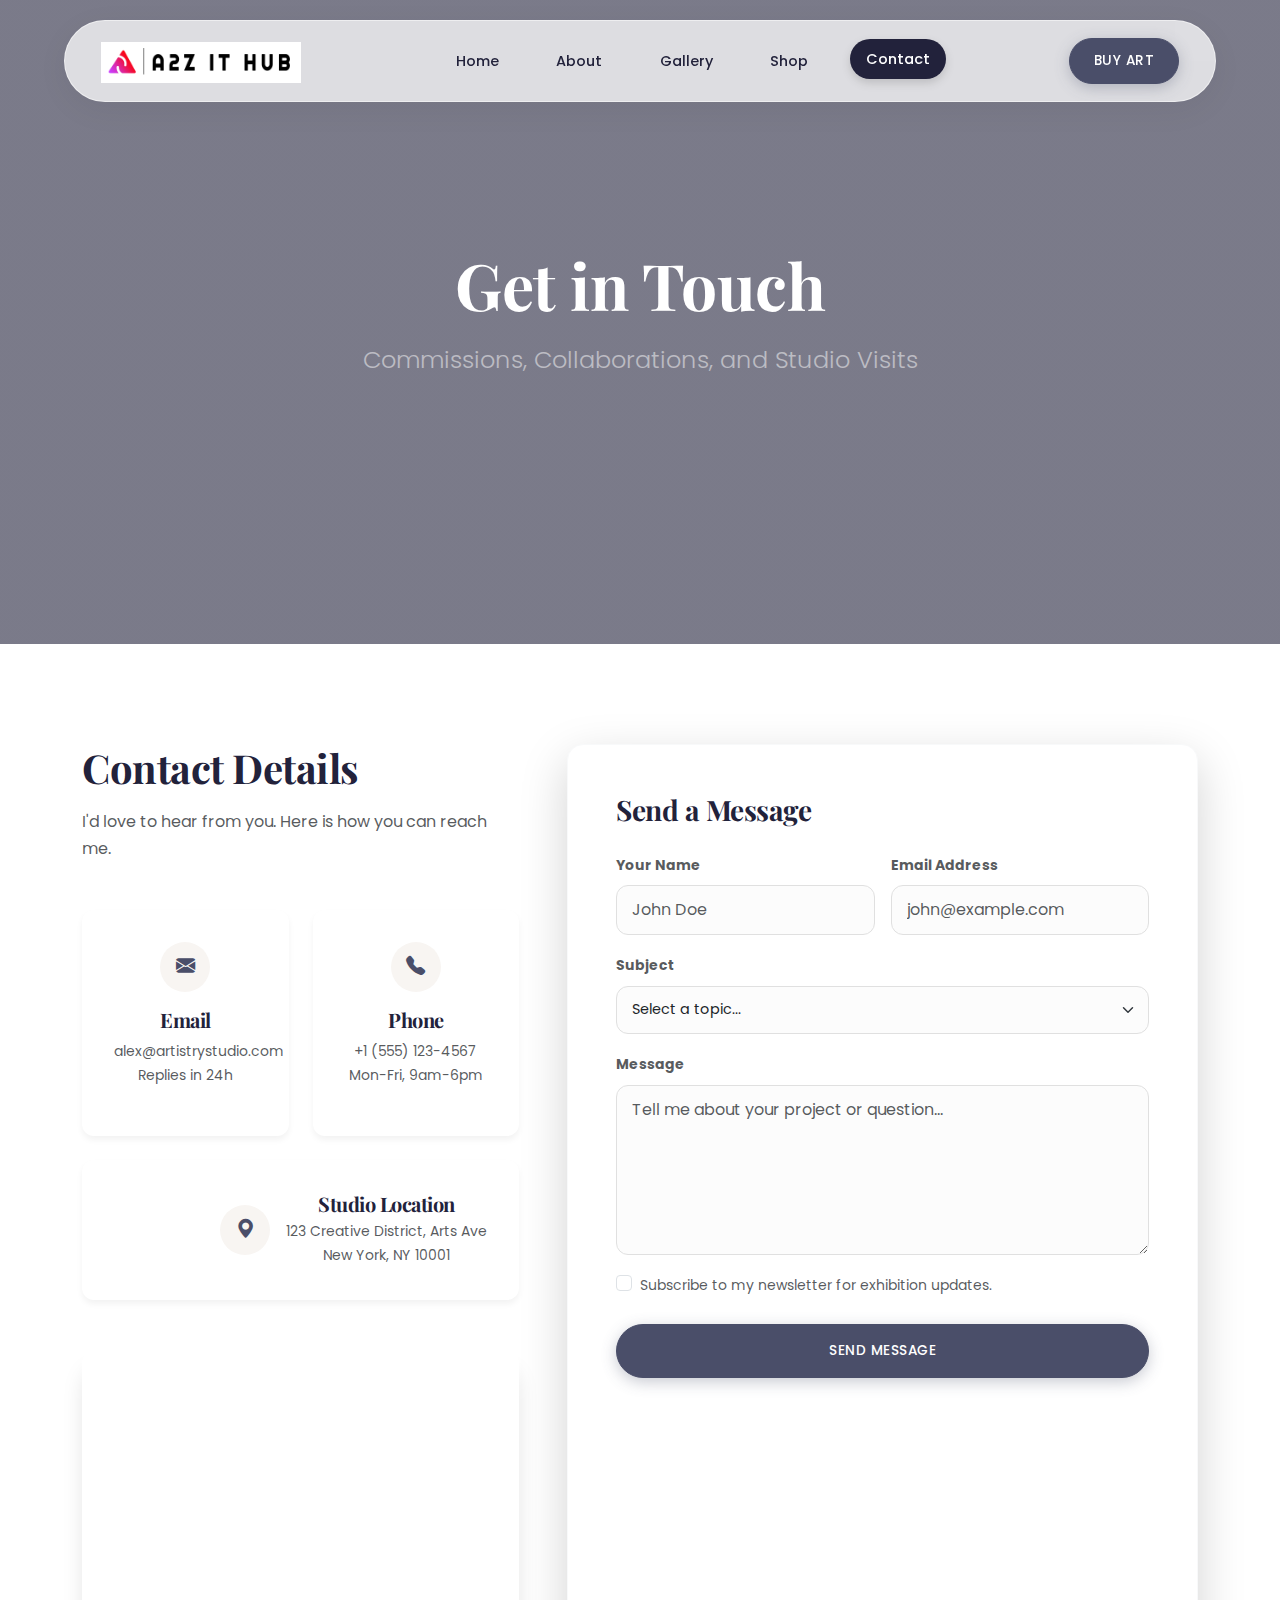
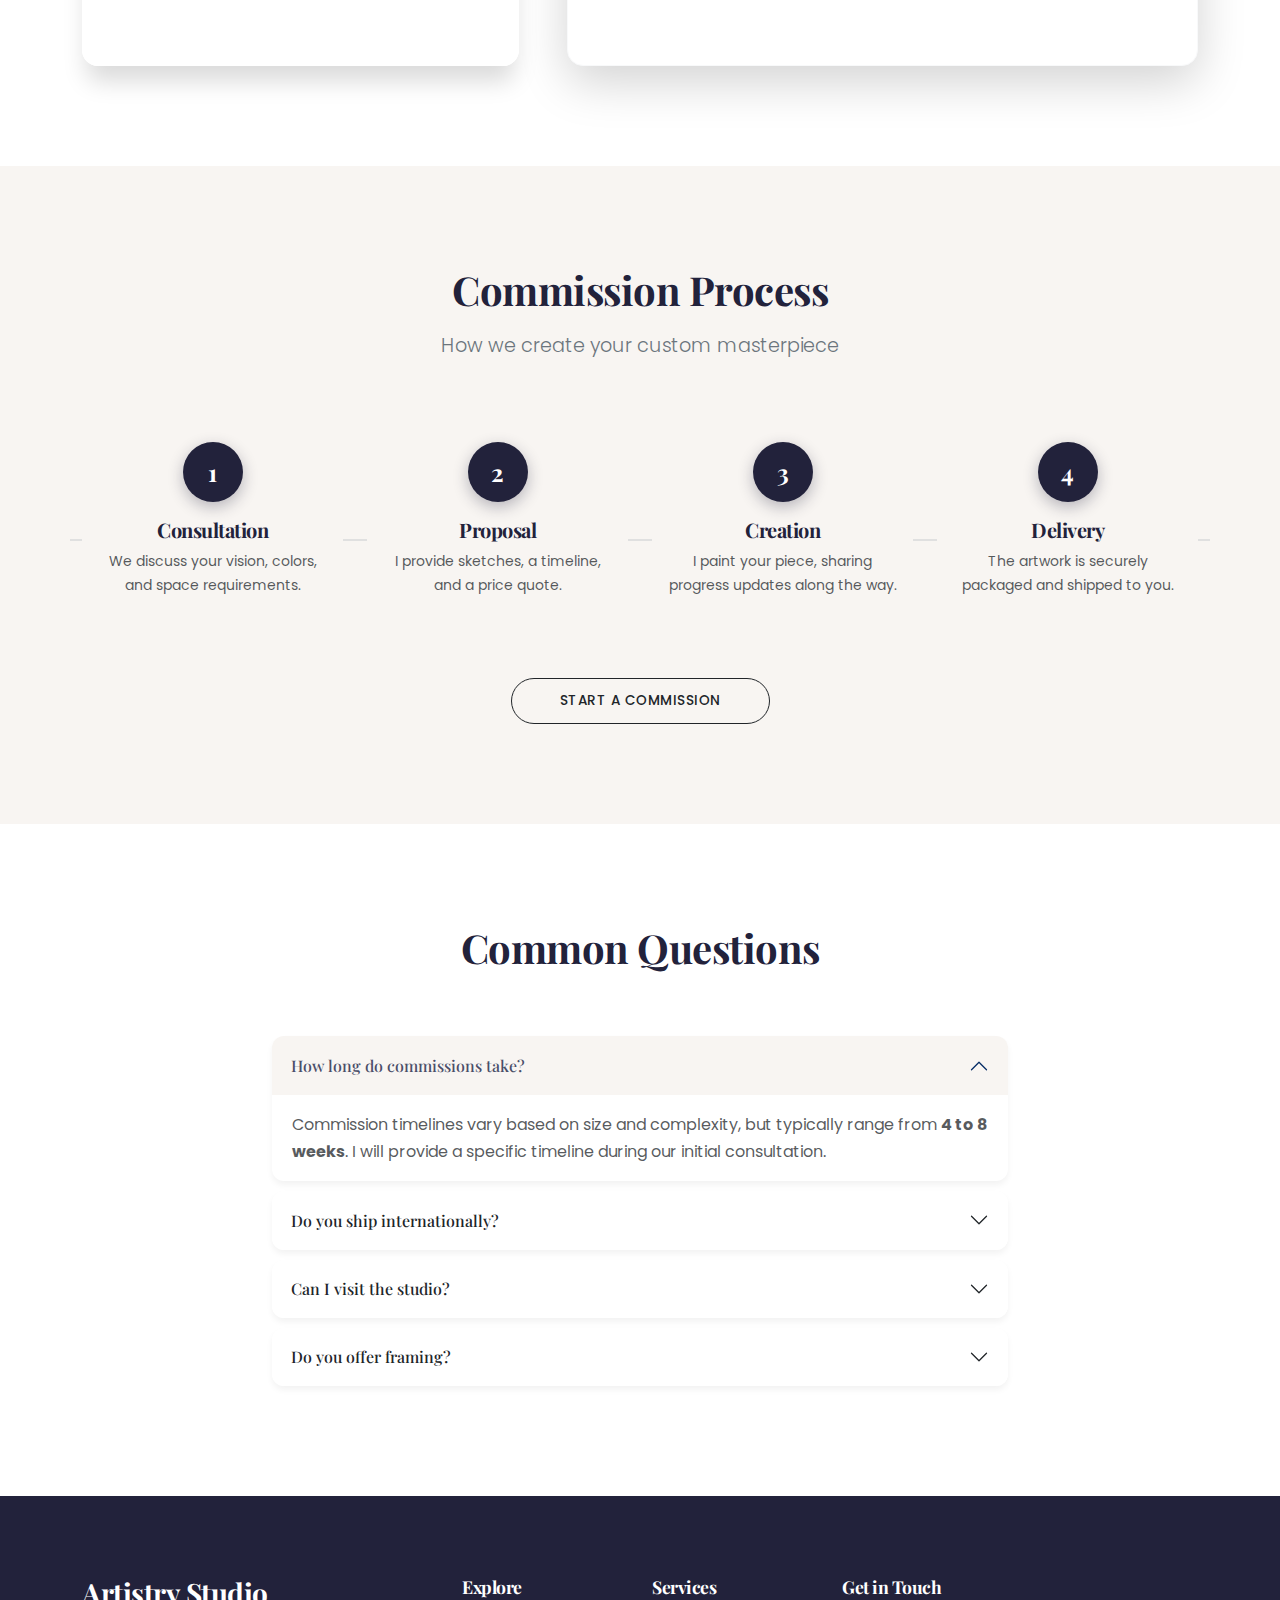
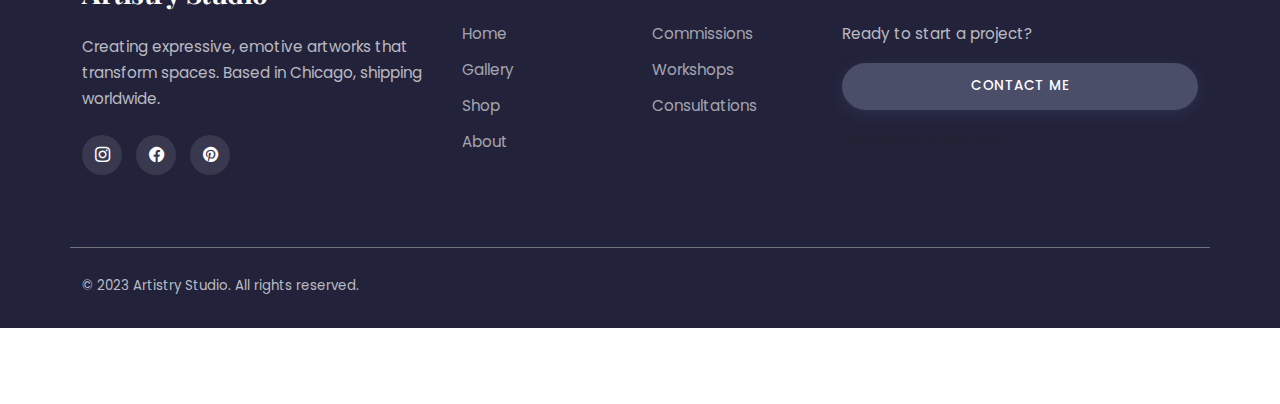
<file: contact.html>
<!DOCTYPE html>
<html lang="en">

<head>
    <meta charset="UTF-8">
    <meta name="viewport" content="width=device-width, initial-scale=1.0">
    <title>Contact & Commissions</title>

    <link href="https://cdn.jsdelivr.net/npm/bootstrap@5.3.0-alpha1/dist/css/bootstrap.min.css" rel="stylesheet">
    <link rel="stylesheet" href="https://cdn.jsdelivr.net/npm/bootstrap-icons@1.8.1/font/bootstrap-icons.css">
    <link rel="stylesheet" href="css/style.css">

    <style>
        
        .page-header {
            background: linear-gradient(rgba(34, 34, 59, 0.6), rgba(34, 34, 59, 0.6)), url('https://images.unsplash.com/photo-1736016726870-b86946632de0?q=80&w=1074&auto=format&fit=crop');
            background-size: cover;
            background-position: center;
         
        }
    </style>
</head>

<body>

  <nav class="navbar navbar-expand-lg fixed-top">
    <div class="container-fluid"> <a class="navbar-brand" href="index.html">
         <img src="images/logo.png" alt="" class="img-fluid" width="200px">
    </a>
        
        <button class="navbar-toggler border-0" type="button" data-bs-toggle="collapse" data-bs-target="#navbarNav">
            <span class="navbar-toggler-icon"></span>
        </button>
        
        <div class="collapse navbar-collapse justify-content-center" id="navbarNav">
            <ul class="navbar-nav">
                <li class="nav-item"><a class="nav-link " href="index.html">Home</a></li>
                <li class="nav-item"><a class="nav-link" href="about.html">About</a></li>
                <li class="nav-item"><a class="nav-link" href="gallery.html">Gallery</a></li>
                <li class="nav-item"><a class="nav-link" href="shop.html">Shop</a></li>
                <li class="nav-item"><a class="nav-link" href="contact.html">Contact</a></li>
            </ul>
        </div>
        
        <div class="d-none d-lg-block">
            <a href="shop.html" class="btn btn-primary btn-sm rounded-pill px-4">Buy Art</a>
        </div>
    </div>
</nav>

    <header class="page-header fade-in">
        <div class="container">
            <h1 class="display-3 fw-bold text-white mb-3">Get in Touch</h1>
            <p class="lead text-white-50 fs-4">Commissions, Collaborations, and Studio Visits</p>
        </div>
    </header>

    <section class="section">
        <div class="container">
            <div class="row g-5">
                
                <div class="col-lg-5 fade-in-left">
                    <div class="mb-5">
                        <h2 class="section-title">Contact Details</h2>
                        <p class="text-muted">I'd love to hear from you. Here is how you can reach me.</p>
                    </div>

                    <div class="row g-4 mb-5">
                        <div class="col-md-6">
                            <div class="info-box">
                                <div class="info-icon"><i class="bi bi-envelope-fill"></i></div>
                                <h5>Email</h5>
                                <p class="text-muted small mb-0">alex@artistrystudio.com</p>
                                <p class="text-muted small">Replies in 24h</p>
                            </div>
                        </div>
                        <div class="col-md-6">
                            <div class="info-box">
                                <div class="info-icon"><i class="bi bi-telephone-fill"></i></div>
                                <h5>Phone</h5>
                                <p class="text-muted small mb-0">+1 (555) 123-4567</p>
                                <p class="text-muted small">Mon-Fri, 9am-6pm</p>
                            </div>
                        </div>
                        <div class="col-12">
                            <div class="info-box d-flex align-items-center">
                                <div class="info-icon mb-0 me-3"><i class="bi bi-geo-alt-fill"></i></div>
                                <div>
                                    <h5 class="mb-1">Studio Location</h5>
                                    <p class="text-muted small mb-0">123 Creative District, Arts Ave<br>New York, NY 10001</p>
                                </div>
                            </div>
                        </div>
                    </div>

                    <div class="map-wrapper">
                        <iframe src="https://www.google.com/maps/embed?pb=!1m18!1m12!1m3!1d3022.1422937950147!2d-73.98731968482413!3d40.75889497932681!2m3!1f0!2f0!3f0!3m2!1i1024!2i768!4f13.1!3m3!1m2!1s0x89c25855c6480299%3A0x55194ec5a1ae072e!2sTimes%20Square!5e0!3m2!1sen!2sus!4v1622222222222!5m2!1sen!2sus" 
                        width="100%" height="300" style="border:0;" allowfullscreen="" loading="lazy"></iframe>
                    </div>
                </div>

                <div class="col-lg-7 fade-in-right delay-1">
                    <div class="bg-white p-4 p-md-5 rounded-4 shadow-lg h-100 border border-light">
                        <h3 class="mb-4 font-playfair">Send a Message</h3>
                        <form id="contactForm">
                            <div class="row g-3">
                                <div class="col-md-6">
                                    <label class="form-label text-muted small fw-bold">Your Name</label>
                                    <input type="text" class="form-control" placeholder="John Doe" required>
                                </div>
                                <div class="col-md-6">
                                    <label class="form-label text-muted small fw-bold">Email Address</label>
                                    <input type="email" class="form-control" placeholder="john@example.com" required>
                                </div>
                                <div class="col-12">
                                    <label class="form-label text-muted small fw-bold">Subject</label>
                                    <select class="form-select" required>
                                        <option value="" selected disabled>Select a topic...</option>
                                        <option value="commission">Commission Request</option>
                                        <option value="purchase">Artwork Purchase</option>
                                        <option value="workshop">Workshop Inquiry</option>
                                        <option value="other">Other</option>
                                    </select>
                                </div>
                                <div class="col-12">
                                    <label class="form-label text-muted small fw-bold">Message</label>
                                    <textarea class="form-control" rows="6" placeholder="Tell me about your project or question..." required></textarea>
                                </div>
                                <div class="col-12">
                                    <div class="form-check">
                                        <input class="form-check-input" type="checkbox" id="newsletter">
                                        <label class="form-check-label text-muted small" for="newsletter">
                                            Subscribe to my newsletter for exhibition updates.
                                        </label>
                                    </div>
                                </div>
                                <div class="col-12 mt-4">
                                    <button type="submit" class="btn btn-primary w-100 py-3 rounded-pill">Send Message</button>
                                </div>
                            </div>
                        </form>
                    </div>
                </div>

            </div>
        </div>
    </section>

    <section class="section bg-light-color">
        <div class="container">
            <div class="row mb-5">
                <div class="col-12 text-center fade-in">
                    <h2 class="section-title text-center">Commission Process</h2>
                    <p class="lead">How we create your custom masterpiece</p>
                </div>
            </div>

            <div class="row g-4 position-relative">
                <div class="d-none d-lg-block position-absolute top-50 start-0 w-100 translate-middle-y" style="height: 2px; background: #e0e0e0; z-index: 0;"></div>

                <div class="col-lg-3 col-md-6 text-center fade-in delay-1" style="z-index: 1;">
                    <div class="bg-light-color p-3"> <div class="step-circle">1</div>
                        <h5 class="mt-3">Consultation</h5>
                        <p class="text-muted small">We discuss your vision, colors, and space requirements.</p>
                    </div>
                </div>

                <div class="col-lg-3 col-md-6 text-center fade-in delay-2" style="z-index: 1;">
                    <div class="bg-light-color p-3">
                        <div class="step-circle">2</div>
                        <h5 class="mt-3">Proposal</h5>
                        <p class="text-muted small">I provide sketches, a timeline, and a price quote.</p>
                    </div>
                </div>

                <div class="col-lg-3 col-md-6 text-center fade-in delay-3" style="z-index: 1;">
                    <div class="bg-light-color p-3">
                        <div class="step-circle">3</div>
                        <h5 class="mt-3">Creation</h5>
                        <p class="text-muted small">I paint your piece, sharing progress updates along the way.</p>
                    </div>
                </div>

                <div class="col-lg-3 col-md-6 text-center fade-in delay-4" style="z-index: 1;">
                    <div class="bg-light-color p-3">
                        <div class="step-circle">4</div>
                        <h5 class="mt-3">Delivery</h5>
                        <p class="text-muted small">The artwork is securely packaged and shipped to you.</p>
                    </div>
                </div>
            </div>
            
            <div class="text-center mt-5">
                <a href="#contactForm" class="btn btn-outline-dark rounded-pill px-5">Start a Commission</a>
            </div>
        </div>
    </section>

    <section class="section">
        <div class="container">
            <div class="text-center mb-5 fade-in">
                <h2 class="section-title">Common Questions</h2>
            </div>

            <div class="row justify-content-center">
                <div class="col-lg-8 fade-in delay-1">
                    <div class="accordion" id="faqAccordion">
                        
                        <div class="accordion-item">
                            <h2 class="accordion-header">
                                <button class="accordion-button" type="button" data-bs-toggle="collapse" data-bs-target="#faq1">
                                    How long do commissions take?
                                </button>
                            </h2>
                            <div id="faq1" class="accordion-collapse collapse show" data-bs-parent="#faqAccordion">
                                <div class="accordion-body text-muted">
                                    Commission timelines vary based on size and complexity, but typically range from <strong>4 to 8 weeks</strong>. I will provide a specific timeline during our initial consultation.
                                </div>
                            </div>
                        </div>

                        <div class="accordion-item">
                            <h2 class="accordion-header">
                                <button class="accordion-button collapsed" type="button" data-bs-toggle="collapse" data-bs-target="#faq2">
                                    Do you ship internationally?
                                </button>
                            </h2>
                            <div id="faq2" class="accordion-collapse collapse" data-bs-parent="#faqAccordion">
                                <div class="accordion-body text-muted">
                                    Yes! I ship worldwide. All original artworks are custom crated to ensure they arrive safely. Shipping costs are calculated based on destination and size.
                                </div>
                            </div>
                        </div>

                        <div class="accordion-item">
                            <h2 class="accordion-header">
                                <button class="accordion-button collapsed" type="button" data-bs-toggle="collapse" data-bs-target="#faq3">
                                    Can I visit the studio?
                                </button>
                            </h2>
                            <div id="faq3" class="accordion-collapse collapse" data-bs-parent="#faqAccordion">
                                <div class="accordion-body text-muted">
                                    Studio visits are available by appointment only. Please use the contact form to request a time, and I would be happy to show you my current works in progress.
                                </div>
                            </div>
                        </div>

                        <div class="accordion-item">
                            <h2 class="accordion-header">
                                <button class="accordion-button collapsed" type="button" data-bs-toggle="collapse" data-bs-target="#faq4">
                                    Do you offer framing?
                                </button>
                            </h2>
                            <div id="faq4" class="accordion-collapse collapse" data-bs-parent="#faqAccordion">
                                <div class="accordion-body text-muted">
                                    Yes, I can arrange custom framing for an additional fee. I work with local artisans to provide high-quality wood and metal frames that complement the artwork perfectly.
                                </div>
                            </div>
                        </div>

                    </div>
                </div>
            </div>
        </div>
    </section>

    <footer>
        <div class="container">
            <div class="row">
                <div class="col-lg-4 mb-4">
                    <h3>Artistry Studio</h3>
                    <p>Creating expressive, emotive artworks that transform spaces. Based in Chicago, shipping worldwide.</p>
                    <div class="social-icons mt-4">
                        <a href="#"><i class="bi bi-instagram"></i></a>
                        <a href="#"><i class="bi bi-facebook"></i></a>
                        <a href="#"><i class="bi bi-pinterest"></i></a>
                    </div>
                </div>
                <div class="col-lg-2 col-6 mb-4">
                    <h5>Explore</h5>
                    <div class="footer-links">
                        <a href="index.html">Home</a>
                        <a href="gallery.html">Gallery</a>
                        <a href="shop.html">Shop</a>
                        <a href="about.html">About</a>
                    </div>
                </div>
                <div class="col-lg-2 col-6 mb-4">
                    <h5>Services</h5>
                    <div class="footer-links">
                        <a href="contact.html">Commissions</a>
                        <a href="contact.html">Workshops</a>
                        <a href="contact.html">Consultations</a>
                    </div>
                </div>
                <div class="col-lg-4 mb-4">
                    <h5>Get in Touch</h5>
                    <p>Ready to start a project?</p>
                    <a href="contact.html" class="btn btn-primary w-100">Contact Me</a>
                    <p class="mt-3 mb-0 text-muted"><small>alex@artistrystudio.com</small></p>
                </div>
            </div>
            <div class="row mt-5 border-top border-secondary pt-4">
                <div class="col-md-6 text-center text-md-start">
                    <small>&copy; 2023 Artistry Studio. All rights reserved.</small>
                </div>
            </div>
        </div>
    </footer>

    <script src="https://cdn.jsdelivr.net/npm/bootstrap@5.3.0-alpha1/dist/js/bootstrap.bundle.min.js"></script>

    <script src="js/scripts.js"></script>
</body>

</html>
</file>
<file: css/style.css>
/* =========================================
   1. VARIABLES & SETUP
   ========================================= */
@import url('https://fonts.googleapis.com/css2?family=Playfair+Display:ital,wght@0,400;0,600;0,700;1,400&family=Poppins:wght@300;400;500;600&display=swap');

:root {
    /* Color Palette */
    --primary-color: #4a4e69;
    --secondary-color: #9a8c98;
    --accent-color: #c9ada7;
    --light-color: #f8f5f2; /* Warm off-white */
    --dark-color: #22223b;
    --success-color: #28a745;
    --danger-color: #dc3545;
    --text-muted: #6c757d;

    /* Effects */
    --glass-bg: rgba(255, 255, 255, 0.85);
    --glass-border: 1px solid rgba(255, 255, 255, 0.3);
    --shadow-sm: 0 4px 6px rgba(0, 0, 0, 0.05);
    --shadow-md: 0 10px 15px -3px rgba(0, 0, 0, 0.1);
    --shadow-lg: 0 20px 25px -5px rgba(0, 0, 0, 0.15);
    --transition: all 0.4s cubic-bezier(0.4, 0, 0.2, 1);
}

* {
    margin: 0;
    padding: 0;
    box-sizing: border-box;
}

body {
    font-family: 'Poppins', sans-serif;
    color: var(--dark-color);
    line-height: 1.7;
    background-color: #fff;
    overflow-x: hidden;
    padding-top: 0px;
}

/* Typography */
h1, h2, h3, h4, h5, .font-playfair {
    font-family: 'Playfair Display', serif;
    font-weight: 700;
    color: var(--dark-color);
    letter-spacing: -0.5px;
}

h2.section-title {
    font-size: 2.5rem;
    margin-bottom: 1rem;
    position: relative;
    display: inline-block;
}

.lead {
    font-weight: 300;
    font-size: 1.2rem;
    color: var(--text-muted);
}

/* =========================================
   2. NAVBAR DESIGN: "THE FLOATING PILL"
   ========================================= */
.navbar {
    background-color: rgba(255, 255, 255, 0.75); /* Higher transparency */
    backdrop-filter: blur(15px);
    -webkit-backdrop-filter: blur(15px);
    border: 1px solid rgba(255, 255, 255, 0.5);
    padding: 0.8rem 1.5rem;
    box-shadow: 0 8px 32px rgba(0, 0, 0, 0.05);
    transition: all 0.4s ease;
    
    /* Floating positioning */
    width: 90%;
    max-width: 1200px;
    margin: 20px auto 0; /* 20px from top, centered */
    border-radius: 50px; /* Pill shape */
    left: 0; 
    right: 0;
}

/* Navbar Brand */
.navbar-brand {
    font-family: 'Playfair Display', serif;
    font-weight: 700;
    font-size: 1.5rem;
    letter-spacing: 0.5px;
    color: var(--dark-color) !important;
}

/* Nav Links */
.nav-link {
    font-weight: 500;
    font-size: 0.9rem;
    color: var(--dark-color) !important;
    margin: 0 0.8rem;
    padding: 8px 16px !important;
    border-radius: 30px;
    transition: all 0.3s ease;
}

/* Hover Effect: Soft Pill Background */
.nav-link:hover, .nav-link.active {
    background-color: var(--dark-color);
    color: white !important;
    transform: translateY(-2px);
    box-shadow: 0 4px 10px rgba(0,0,0,0.15);
}



/* Mobile Dropdown Styling */
@media (max-width: 991px) {
    .navbar {
        width: 95%; /* Wider on mobile */
        margin-top: 15px;
        border-radius: 20px; /* Less rounded corners on mobile */
        padding: 1rem;
    }
    .navbar-collapse {
        margin-top: 15px;
        background: transparent;
        padding: 0;
        box-shadow: none;
        border-top: 1px solid rgba(0,0,0,0.05);
    }
    .nav-link {
        margin: 5px 0;
        border-radius: 10px;
    }
}
/* =========================================
   3. BUTTONS & UI ELEMENTS
   ========================================= */
.btn {
    border-radius: 50px;
    padding: 12px 30px;
    font-weight: 500;
    letter-spacing: 0.5px;
    transition: var(--transition);
    text-transform: uppercase;
    font-size: 0.85rem;
}

.btn-primary {
    background-color: var(--primary-color);
    border-color: var(--primary-color);
    box-shadow: 0 4px 15px rgba(74, 78, 105, 0.3);
}

.btn-primary:hover, .btn-primary:active, .btn-primary:focus {
    background-color: var(--dark-color);
    border-color: var(--dark-color);
    transform: translateY(-2px);
    box-shadow: 0 8px 20px rgba(74, 78, 105, 0.4);
}

.btn-outline-light {
    border-width: 2px;
}

.btn-outline-light:hover {
    background-color: #fff;
    color: var(--dark-color);
    transform: translateY(-2px);
}

.bg-light-color {
    background-color: var(--light-color) !important;
}

/* =========================================
   4. HERO CAROUSEL (Home Page)
   ========================================= */
.hero-carousel {
    height: 95vh;
    min-height: 600px;
}

.hero-carousel .carousel-item {
    height: 95vh;
    min-height: 600px;
    background-size: cover;
    background-position: center;
}

/* Dark overlay for text readability */
.hero-carousel .carousel-item::before {
    content: '';
    position: absolute;
    top: 0; left: 0; width: 100%; height: 100%;
    background: linear-gradient(to bottom, rgba(0,0,0,0.3), rgba(0,0,0,0.6));
}

.carousel-caption-custom {
    position: absolute;
    top: 50%;
    left: 50%;
    transform: translate(-50%, -50%);
    text-align: center;
    width: 80%;
    max-width: 900px;
    z-index: 2;
}

.carousel-caption-custom h1 {
    font-size: 4.5rem;
    color: #fff;
    margin-bottom: 1.5rem;
    text-shadow: 0 2px 10px rgba(0,0,0,0.3);
    line-height: 1.1;
    animation: fadeInUp 1s ease-out;
}

.carousel-caption-custom p {
    font-size: 1.4rem;
    color: rgba(255,255,255,0.9);
    margin-bottom: 2rem;
    animation: fadeInUp 1s ease-out 0.2s backwards;
}

.carousel-btns {
    animation: fadeInUp 1s ease-out 0.4s backwards;
}

/* =========================================
   5. PAGE HEADERS (Sub-pages)
   ========================================= */
.page-header {
    height: 80vh;
    min-height: 500px;
    display: flex;
    align-items: center;
    justify-content: center;
    text-align: center;
    color: white;
    margin-top: -76px; /* Pull behind navbar */
    padding-top: 76px;
    background-attachment: fixed; /* Parallax effect */
}

/* =========================================
   6. ART CARDS (Gallery & Shop Core)
   ========================================= */
.art-card {
    border: none;
    border-radius: 12px;
    background: #fff;
    overflow: hidden;
    box-shadow: var(--shadow-sm);
    transition: var(--transition);
    position: relative;
    height: 100%;
    display: flex;
    flex-direction: column;
}

.art-card:hover {
    transform: translateY(-8px);
    box-shadow: var(--shadow-lg);
}

.art-card-img-container {
    position: relative;
    overflow: hidden;
    padding-top: 100%; /* 1:1 Aspect Ratio Square */
    flex-shrink: 0;
}

.art-card-img-container img {
    position: absolute;
    top: 0; left: 0; width: 100%; height: 100%;
    object-fit: cover;
    transition: transform 0.6s ease;
}

.art-card:hover .art-card-img-container img {
    transform: scale(1.08);
}

/* Badges */
.art-card-badge {
    position: absolute;
    top: 15px; left: 15px;
    background: rgba(255, 255, 255, 0.95);
    color: var(--dark-color);
    padding: 6px 16px;
    border-radius: 30px;
    font-size: 0.75rem;
    font-weight: 600;
    text-transform: uppercase;
    letter-spacing: 1px;
    z-index: 2;
    box-shadow: 0 2px 10px rgba(0,0,0,0.1);
}

.status-badge {
    display: inline-block;
    padding: 4px 12px;
    border-radius: 4px;
    font-size: 0.7rem;
    font-weight: 700;
    text-transform: uppercase;
    letter-spacing: 0.5px;
}
.status-available { background: #e6fcf5; color: #0ca678; }
.status-reserved { background: #fff9db; color: #f59f00; }
.status-sold { background: #fff5f5; color: #fa5252; }

/* Overlay Info */
.art-overlay-info {
    padding: 1.5rem;
    background: #fff;
    border-top: 1px solid #f0f0f0;
    flex-grow: 1;
    display: flex;
    flex-direction: column;
    justify-content: space-between;
}

/* =========================================
   7. SHOP SPECIFIC STYLES
   ========================================= */
.original-badge {
    position: absolute;
    top: 15px; left: 15px;
    background: var(--primary-color);
    color: white;
    padding: 5px 15px;
    border-radius: 20px;
    font-size: 0.8rem;
    font-weight: 600;
    z-index: 2;
}

.wishlist-btn {
    position: absolute;
    top: 15px; right: 15px;
    background: rgba(255,255,255,0.9);
    width: 35px; height: 35px;
    border-radius: 50%;
    display: flex; align-items: center; justify-content: center;
    border: none;
    color: #ccc;
    transition: all 0.3s ease;
    z-index: 5;
    cursor: pointer;
}

.wishlist-btn:hover, .wishlist-btn.active {
    color: var(--danger-color);
    transform: scale(1.1);
}

.quantity-controls {
    display: flex;
    align-items: center;
    background: #f8f9fa;
    border-radius: 20px;
    padding: 2px;
}

.quantity-btn {
    width: 25px; height: 25px;
    border-radius: 50%;
    border: none;
    background: white;
    display: flex; align-items: center; justify-content: center;
    cursor: pointer;
    font-size: 0.8rem;
    box-shadow: 0 2px 5px rgba(0,0,0,0.05);
}

.sold-out-overlay {
    position: absolute;
    top: 0; left: 0; width: 100%; height: 100%;
    background: rgba(255, 255, 255, 0.7);
    backdrop-filter: blur(2px);
    display: flex; align-items: center; justify-content: center;
    z-index: 4;
}

.sold-out-text {
    background: var(--dark-color);
    color: white;
    padding: 10px 25px;
    font-weight: 700;
    text-transform: uppercase;
    letter-spacing: 2px;
    font-size: 0.9rem;
}

/* Cart Button & Modal */
.cart-summary {
    position: fixed;
    bottom: 30px; right: 30px;
    width: 60px; height: 60px;
    background: var(--primary-color);
    color: white;
    border-radius: 50%;
    display: flex; align-items: center; justify-content: center;
    box-shadow: 0 10px 25px rgba(74, 78, 105, 0.4);
    cursor: pointer;
    z-index: 1000;
    transition: transform 0.3s ease;
}
.cart-summary:hover { transform: scale(1.1); }

.cart-count {
    position: absolute;
    top: -5px; right: -5px;
    background: var(--danger-color);
    color: white;
    width: 24px; height: 24px;
    border-radius: 50%;
    font-size: 0.75rem; font-weight: 700;
    display: flex; align-items: center; justify-content: center;
    border: 2px solid white;
}

.cart-modal {
    display: none;
    position: fixed;
    top: 50%; left: 50%;
    transform: translate(-50%, -50%);
    background: white;
    width: 90%; max-width: 500px;
    padding: 2rem;
    border-radius: 16px;
    box-shadow: 0 25px 50px -12px rgba(0, 0, 0, 0.25);
    z-index: 1002;
    max-height: 80vh;
    overflow-y: auto;
}

.cart-overlay {
    display: none;
    position: fixed;
    top: 0; left: 0; width: 100%; height: 100%;
    background: rgba(34, 34, 59, 0.6);
    backdrop-filter: blur(4px);
    z-index: 1001;
}

/* =========================================
   8. FILTER BUTTONS (Gallery & Shop)
   ========================================= */
.filter-btn, .year-btn {
    border: 1px solid #ddd;
    background: transparent;
    color: var(--text-muted);
    padding: 8px 24px;
    border-radius: 50px;
    margin: 5px;
    transition: all 0.3s ease;
    font-size: 0.9rem;
    font-weight: 500;
}

.filter-btn:hover, .filter-btn.active,
.year-btn:hover, .year-btn.active {
    background-color: var(--primary-color);
    color: white;
    border-color: var(--primary-color);
    box-shadow: 0 4px 10px rgba(74, 78, 105, 0.3);
    transform: translateY(-2px);
}

.form-select {
    border-radius: 50px;
    border: 1px solid #ddd;
    padding: 8px 30px 8px 15px;
    font-size: 0.9rem;
    cursor: pointer;
}

/* =========================================
   9. EXHIBITIONS & VIDEO
   ========================================= */
.exhibition-card .art-card-img-container {
    padding-top: 60%; /* Shorter Aspect Ratio */
}

.countdown-box {
    background: var(--dark-color);
    color: white;
    padding: 12px;
    border-radius: 8px;
    margin-top: 20px;
    display: flex; justify-content: space-around;
    text-align: center;
}

.count-num {
    font-weight: 700; font-size: 1.2rem; line-height: 1; display: block;
}
.count-label {
    font-size: 0.6rem; text-transform: uppercase; opacity: 0.7; letter-spacing: 1px;
}

.video-wrapper {
    position: relative;
    padding-bottom: 56.25%; /* 16:9 Aspect Ratio */
    height: 0;
    overflow: hidden;
    border-radius: 12px 12px 0 0;
    background: #000;
}

.video-wrapper iframe {
    position: absolute;
    top: 0; left: 0; width: 100%; height: 100%;
    border: 0;
}

/* =========================================
   10. ABOUT & CONTACT SECTIONS
   ========================================= */
.section { padding: 100px 0; }

.about-img {
    border-radius: 12px;
    overflow: hidden;
    box-shadow: var(--shadow-lg);
}

.process-icon, .info-icon {
    width: 80px; height: 80px;
    background: var(--light-color);
    border-radius: 50%;
    display: flex; align-items: center; justify-content: center;
    margin: 0 auto 1.5rem;
    color: var(--primary-color);
    font-size: 2rem;
    transition: var(--transition);
}

.process-item:hover .process-icon {
    background: var(--primary-color);
    color: white;
    transform: translateY(-5px);
    box-shadow: var(--shadow-md);
}

.feature-box, .info-box {
    padding: 2rem;
    border-radius: 12px;
    background: #fff;
    box-shadow: var(--shadow-sm);
    height: 100%;
    transition: transform 0.3s ease, box-shadow 0.3s ease;
    text-align: center;
}

.feature-box:hover, .info-box:hover {
    transform: translateY(-10px);
    box-shadow: var(--shadow-md);
}

.info-icon { /* Smaller variant for contact boxes */
    width: 50px; height: 50px; font-size: 1.2rem; margin-bottom: 1rem;
}

/* Contact Form */
.form-control, .form-select {
    border-radius: 12px;
    padding: 12px 15px;
    border: 1px solid #e0e0e0;
    background-color: #fcfcfc;
    transition: all 0.3s ease;
}

.form-control:focus {
    box-shadow: 0 0 0 4px rgba(74, 78, 105, 0.1);
    border-color: var(--primary-color);
    background-color: #fff;
}

/* Map Wrapper */
.map-wrapper {
    border-radius: 16px;
    overflow: hidden;
    box-shadow: var(--shadow-lg);
    border: 5px solid white;
}

/* Commission Timeline */
.step-circle {
    width: 60px; height: 60px;
    background: var(--dark-color);
    color: white;
    border-radius: 50%;
    display: flex; align-items: center; justify-content: center;
    font-size: 1.5rem; font-weight: 700;
    font-family: 'Playfair Display', serif;
    margin: 0 auto 1rem;
    box-shadow: 0 5px 15px rgba(34, 34, 59, 0.3);
}

/* Accordion (FAQ) */
.accordion-item {
    border: none;
    margin-bottom: 10px;
    border-radius: 12px !important;
    overflow: hidden;
    box-shadow: var(--shadow-sm);
}
.accordion-button { background-color: white; font-weight: 500; padding: 1.2rem; }
.accordion-button:not(.collapsed) {
    background-color: var(--light-color);
    color: var(--primary-color);
    box-shadow: none;
}
.accordion-button:focus { box-shadow: none; }

/* =========================================
   11. STATS & TESTIMONIALS
   ========================================= */
.stats-counter {
    background-color: var(--dark-color);
    color: #fff;
    padding: 80px 0;
    text-align: center;
}

.stat-number {
    font-size: 3.5rem; font-weight: 700;
    font-family: 'Playfair Display', serif;
    color: var(--accent-color);
    display: block; line-height: 1;
    margin-bottom: 10px;
}

/* =========================================
   15. CLASSIC PREMIUM TESTIMONIALS
   ========================================= */
.testimonials-section {
    background-color: var(--light-color); /* Matches About/Gallery bg */
    padding: 100px 0;
    position: relative;
}

/* The Card */
.testimonial-card {
    background: #fff;
    padding: 4rem 3rem;
    border-radius: 20px;
    box-shadow: var(--shadow-md);
    position: relative;
    margin: 10px; /* Space for hover lift */
    transition: transform 0.3s ease;
    border: 1px solid rgba(0,0,0,0.02);
}

.testimonial-card:hover {
    transform: translateY(-5px);
    box-shadow: var(--shadow-lg);
}

/* Big Quote Icon */
.testimonial-quote-icon {
    font-size: 3rem;
    color: var(--accent-color);
    position: absolute;
    top: 30px;
    left: 30px;
    opacity: 0.3; /* Subtle watermark look */
    line-height: 1;
}

/* Text Styling */
.quote-text {
    font-family: 'Playfair Display', serif;
    font-size: 1.3rem;
    font-style: italic;
    color: var(--dark-color);
    margin: 1rem 0 2rem;
    line-height: 1.8;
    position: relative;
    z-index: 2;
}

/* Author Layout */
.testimonial-author {
    display: flex;
    align-items: center;
    justify-content: center;
    border-top: 1px solid #f0f0f0;
    padding-top: 1.5rem;
    width: 100%;
}

.testimonial-author img {
    width: 60px;
    height: 60px;
    border-radius: 50%;
    object-fit: cover;
    margin-right: 15px;
    border: 3px solid var(--light-color);
}

.testimonial-author h5 {
    margin-bottom: 2px;
    font-size: 1.1rem;
    font-weight: 700;
    color: var(--primary-color);
}

/* Carousel Indicators (Dots) */
.testimonial-indicators {
    margin-bottom: -50px;  
    position: absolute;
    bottom: 0;
}

.testimonial-indicators [data-bs-target] {
    background-color: var(--primary-color);
    width: 10px;
    height: 10px;
    border-radius: 50%;
    margin: 0 6px;
    opacity: 0.3;
    border: none;
    transition: all 0.3s ease;
}

.testimonial-indicators .active {
    opacity: 1;
    transform: scale(1.3);
    background-color: var(--dark-color);
}

/* Fix Slide Height */
/* .carousel-item {
    padding-bottom: 20px; 
    
} */

/* =========================================
   12. FOOTER
   ========================================= */
footer {
    background-color: var(--dark-color);
    color: rgba(255,255,255,0.7);
    padding: 80px 0 30px;
    font-size: 0.95rem;
}

footer h3 { color: #fff; margin-bottom: 1.5rem; }
footer h5 { color: #fff; font-size: 1.1rem; margin-bottom: 1.5rem; }

.footer-links a {
    color: rgba(255,255,255,0.6);
    text-decoration: none;
    display: block;
    margin-bottom: 10px;
    transition: 0.3s;
}
.footer-links a:hover { color: var(--accent-color); padding-left: 5px; }

.social-icons a {
    display: inline-flex; align-items: center; justify-content: center;
    width: 40px; height: 40px;
    border-radius: 50%;
    background: rgba(255,255,255,0.1);
    color: #fff;
    margin-right: 10px;
    transition: 0.3s;
    text-decoration: none;
}
.social-icons a:hover { background: var(--accent-color); transform: translateY(-3px); }


 /* --- Admin Specific Layout --- */
 /* Sidebar */
        .sidebar {
            width: 260px;
            height: 100vh;
            background-color: var(--dark-color);
            position: fixed;
            top: 0;
            left: 0;
            z-index: 1000;
            padding-top: 20px;
            transition: all 0.3s ease;
            color: rgba(255,255,255,0.8);
        }

        .sidebar-brand {
            font-family: 'Playfair Display', serif;
            font-size: 1.5rem;
            color: white;
            text-decoration: none;
            padding: 0 25px;
            display: block;
            margin-bottom: 30px;
        }

        .nav-link-admin {
            display: flex;
            align-items: center;
            padding: 12px 25px;
            color: rgba(255,255,255,0.7);
            text-decoration: none;
            transition: 0.3s;
            border-left: 3px solid transparent;
            font-size: 0.95rem;
            cursor: pointer;
        }

        .nav-link-admin:hover, .nav-link-admin.active {
            background: rgba(255,255,255,0.05);
            color: white;
            border-left-color: var(--accent-color);
        }

        .nav-link-admin i { margin-right: 15px; font-size: 1.1rem; }

        /* Main Content Wrapper */
        .main-content {
            margin-left: 260px;
            padding: 30px;
            transition: all 0.3s ease;
        }

        /* Top Bar */
        .admin-topbar {
            background: white;
            padding: 15px 30px;
            border-radius: 12px;
            box-shadow: var(--shadow-sm);
            display: flex;
            justify-content: space-between;
            align-items: center;
            margin-bottom: 30px;
        }

        /* CMS Styles */
        .page-edit-card {
            background: white;
            border-radius: 16px;
            padding: 30px;
            box-shadow: var(--shadow-sm);
            margin-bottom: 25px;
        }

        .cms-pill-nav .nav-link {
            color: var(--text-muted);
            border-radius: 50px;
            padding: 10px 25px;
            font-weight: 500;
            margin-right: 10px;
            margin-bottom: 10px;
            border: 1px solid #eee;
            background: white;
        }


        .cms-pill-nav .nav-link.active {
            background-color: var(--primary-color);
            color: white;
            border-color: var(--primary-color);
        }

        /* Tables & Lists */
        .table-card {
            background: white;
            border-radius: 16px;
            padding: 25px;
            box-shadow: var(--shadow-sm);
            overflow: hidden;
        }

        .table thead th {
            border-bottom: 2px solid #f0f0f0;
            color: var(--text-muted);
            font-weight: 600;
            font-size: 0.85rem;
            text-transform: uppercase;
            padding-bottom: 15px;
        }

        .table tbody td {
            vertical-align: middle;
            padding: 15px 0.75rem;
            color: var(--dark-color);
            border-bottom: 1px solid #f8f8f8;
        }

        .list-group-item {
            border: 1px solid #eee;
            margin-bottom: 10px;
            border-radius: 12px !important;
            transition: transform 0.2s;
        }
        .list-group-item:hover {
            transform: translateY(-2px);
            box-shadow: 0 4px 10px rgba(0,0,0,0.05);
        }

        .admin-thumb {
            width: 60px; height: 60px;
            border-radius: 8px;
            object-fit: cover;
            margin-right: 15px;
        }

        /* Stat Cards */
        .stat-card {
            background: white;
            border-radius: 16px;
            padding: 25px;
            box-shadow: var(--shadow-sm);
            height: 100%;
            display: flex;
            align-items: center;
            transition: var(--transition);
        }
        .stat-card:hover { transform: translateY(-5px); box-shadow: var(--shadow-md); }
        .stat-icon {
            width: 60px; height: 60px;
            border-radius: 50%;
            display: flex; align-items: center; justify-content: center;
            font-size: 1.5rem;
            margin-right: 20px;
        }

        @media (max-width: 992px) {
            .sidebar { transform: translateX(-100%); }
            .sidebar.active { transform: translateX(0); }
            .main-content { margin-left: 0; }
        }

/* =========================================
   13. ANIMATIONS
   ========================================= */
@keyframes fadeInUp {
    from { opacity: 0; transform: translateY(30px); }
    to { opacity: 1; transform: translateY(0); }
}
@keyframes slideIn {
    from { transform: translateX(100%); opacity: 0; }
    to { transform: translateX(0); opacity: 1; }
}
@keyframes slideOut {
    from { transform: translateX(0); opacity: 1; }
    to { transform: translateX(100%); opacity: 0; }
}

.fade-in { animation: fadeInUp 0.8s ease-out forwards; }
.fade-in-left { animation: fadeInUp 0.8s ease-out forwards; } /* Fallback to fade up for simplicity */
.fade-in-right { animation: fadeInUp 0.8s ease-out forwards; }
.delay-1 { animation-delay: 0.2s; }
.delay-2 { animation-delay: 0.4s; }
.delay-3 { animation-delay: 0.6s; }
.delay-4 { animation-delay: 0.8s; }

/* =========================================
   14. RESPONSIVE MEDIA QUERIES
   ========================================= */
@media (max-width: 991px) {
    /* .carousel-caption-custom h1 { font-size: 3rem; } */
    .Featured-Artworks { padding: 60px 0; }
    
    /* Mobile Navbar Styling */
    /* .navbar-collapse {
        background: #fff;
        padding: 20px;
        border-radius: 10px;
        margin-top: 15px;
        box-shadow: var(--shadow-lg);
    } */
     .navbar {
        width: 95%; /* Wider on mobile */
        margin-top: 15px;
        border-radius: 20px; /* Less rounded corners on mobile */
        padding: 1rem;
    }
    .navbar-collapse {
        margin-top: 15px;
        background: transparent;
        padding: 0;
        box-shadow: none;
        border-top: 1px solid rgba(0,0,0,0.05);
    }
    .nav-link {
        margin: 5px 0;
        border-radius: 10px;
    }
    /* Ensure Hero takes up space but allows content to breathe */
    .hero-carousel {
        height: auto; /* Allow it to grow if needed */
        min-height: 100vh; /* Minimum full screen */
        padding-bottom: 50px; /* Space at bottom */
    }

    .hero-carousel .carousel-item {
        height: 100vh; /* Fallback */
        min-height: 700px; /* FORCE a tall height so text doesn't bleed out */
        background-position: center;
    }

    /*  Adjust Caption Positioning for Mobile */
    .carousel-caption-custom {
        top: 40%; /* Move slightly down to clear the logo */
        transform: translate(-50%, -50%);
        width: 90%; /* Wider text area */
        padding: 0 15px;
    }

    .carousel-caption-custom h1 {
        font-size: 2.2rem; /* Smaller font to fit screen */
        margin-bottom: 1rem;
    }

    .carousel-caption-custom p {
        font-size: 1rem;
        margin-bottom: 1.5rem;
    }

    /*  Push the About Section Down */
    #about {
        margin-top: 0; /* Reset */
        padding-top: 80px; /* Add internal padding instead */
        position: relative;
        z-index: 10; /* Ensure it sits on its own layer */
        background-color: var(--light-color); /* Ensure solid background */
    }
    /* Feature boxes simpler on tablet */
    .feature-box { padding: 1.5rem; }
}

@media (max-width: 768px) {
    /* body { padding-top: 60px; } */
    .hero-carousel, .carousel-item { height: 70vh; min-height: 500px; }
    .carousel-caption-custom h1 { font-size: 2.5rem; }
    .display-3 { font-size: 2.5rem; }
    
    /* Ensure cards look good on mobile */
    .art-card-img-container { padding-top: 75%; } 
    .stats-counter .col-6 { margin-bottom: 30px; }
    
    /* Map & Form stacking */
    .map-wrapper { height: 250px; }
}

@media (max-width: 576px) {
    .carousel-caption-custom h1 { font-size: 2rem; }
    .btn { padding: 10px 20px; font-size: 0.75rem; }
    .stat-number { font-size: 2.5rem; }
    .section-title { font-size: 2rem; }
}
</file>
